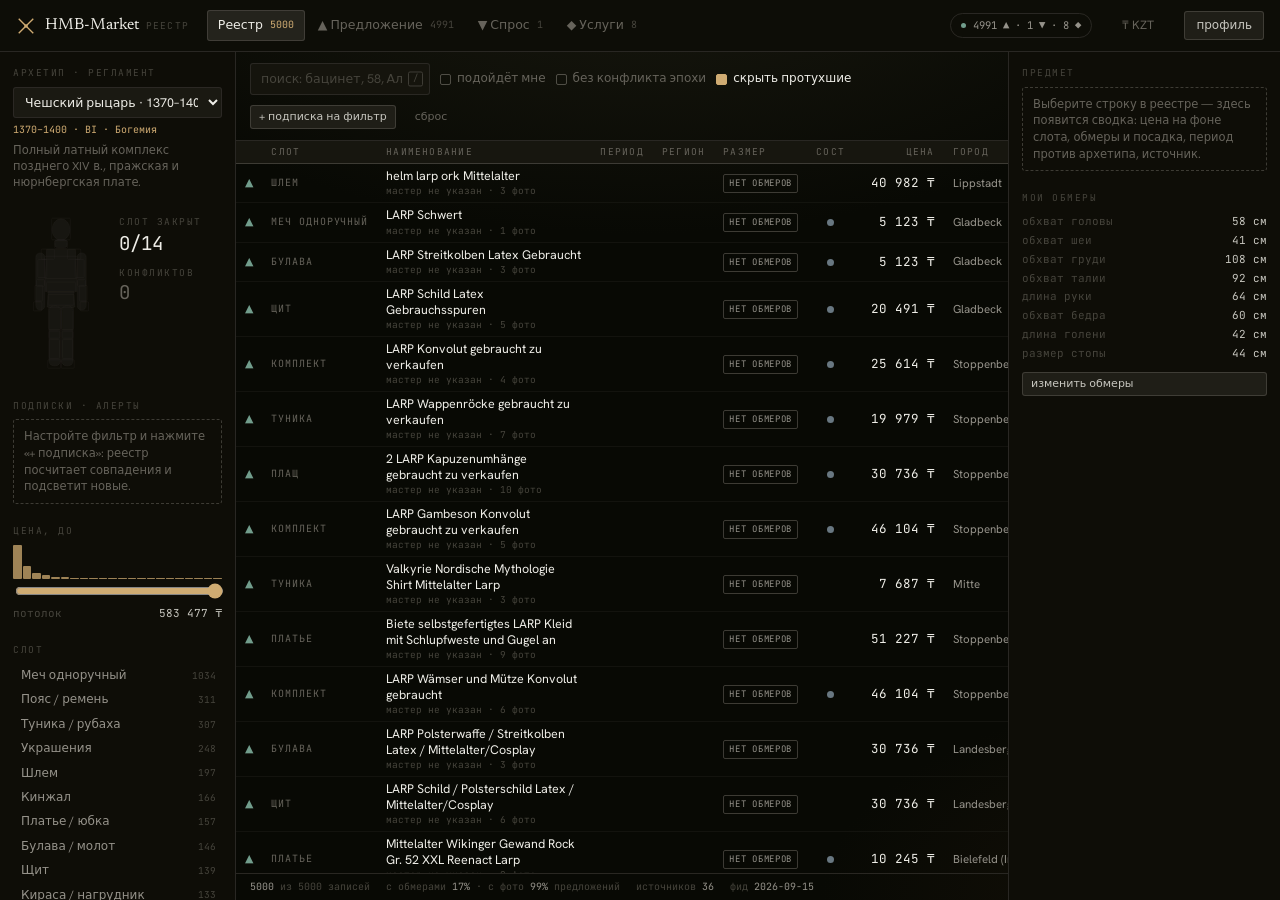
<file: site/index.html>
<!doctype html>
<html lang="ru">
<head>
<meta charset="utf-8"/>
<meta name="viewport" content="width=device-width, initial-scale=1"/>
<title>HMB-Market — реестр снаряжения для ЛАРП</title>
<meta name="description" content="Двунаправленный реестр снаряжения для ролевых игр живого действия (ЛАРП) и реконструкции: предложение, спрос и витрины мастерских в одной таблице, с проверкой по регламентам игр и обмерам."/>
<meta name="color-scheme" content="dark"/>

<link rel="preconnect" href="https://fonts.googleapis.com"/>
<link rel="preconnect" href="https://fonts.gstatic.com" crossorigin/>
<link href="https://fonts.googleapis.com/css2?family=Hanken+Grotesk:wght@300;400;500;600&family=Newsreader:opsz,wght@6..72,300;6..72,400;6..72,500&family=JetBrains+Mono:wght@400;500&display=swap" rel="stylesheet"/>
<link rel="stylesheet" href="app.css"/>

<link rel="icon" href="data:image/svg+xml,%3Csvg xmlns='http://www.w3.org/2000/svg' viewBox='0 0 22 22'%3E%3Crect width='22' height='22' fill='%231c1a15'/%3E%3Cg stroke='%23bf9a45' stroke-width='1.6' fill='none'%3E%3Cpath d='M4 4 L11 11 L18 4'/%3E%3Cpath d='M4 18 L11 11 L18 18'/%3E%3C/g%3E%3Ccircle cx='11' cy='11' r='2' fill='%23bf9a45'/%3E%3C/svg%3E"/>
</head>
<body>

<div id="app">
  <noscript>
    <div style="padding:40px;max-width:640px;margin:0 auto;line-height:1.6">
      <h1 style="font-family:Georgia,serif;font-weight:400">HMB-Market</h1>
      <p>Реестр снаряжения для ролевых игр живого действия (ЛАРП) и реконструкции. Страница целиком
      клиентская, для работы нужен JavaScript.</p>
    </div>
  </noscript>
</div>

<!-- Встроенный корпус: нужен, чтобы страница работала из file:// —
     туда fetch не ходит. По http(s) он перекрывается data/feed.json. -->
<script src="seed.js"></script>
<script src="app.js"></script>
</body>
</html>
</file>
<file: site/app.css>
/* HMB-Market — таблица стилей страницы-агрегатора.
   Палитра унаследована от прототипа (styles.css): тёплый тёмный oklch,
   латунный акцент, три металлических семафора. */

:root {
  --bg-0: oklch(0.135 0.012 110);
  --bg-1: oklch(0.168 0.013 108);
  --bg-2: oklch(0.205 0.013 105);
  --bg-3: oklch(0.250 0.012 100);
  --bg-4: oklch(0.300 0.011 98);

  --line-1: oklch(0.290 0.010 95 / 0.9);
  --line-2: oklch(0.375 0.012 92 / 0.9);
  --line-3: oklch(0.520 0.014 90 / 0.7);

  --fg-1: oklch(0.945 0.008 95);
  --fg-2: oklch(0.825 0.010 95);
  --fg-3: oklch(0.660 0.012 92);
  --fg-4: oklch(0.500 0.013 90);
  --fg-5: oklch(0.385 0.013 90);

  --steel:   oklch(0.770 0.020 235);
  --brass:   oklch(0.760 0.085 78);
  --brass-d: oklch(0.555 0.075 76);
  --patina:  oklch(0.660 0.055 168);
  --rust:    oklch(0.620 0.135 35);
  --violet:  oklch(0.700 0.070 300);

  --accent: var(--brass);
  --accent-dim: var(--brass-d);

  --font-sans: "Hanken Grotesk", ui-sans-serif, system-ui, -apple-system, "Segoe UI", sans-serif;
  --font-serif: "Newsreader", ui-serif, Georgia, "Times New Roman", serif;
  --font-mono: "JetBrains Mono", ui-monospace, "SF Mono", Menlo, Consolas, monospace;

  --top: 52px;
  --rail-l: 236px;
  --rail-r: 272px;
}

* { box-sizing: border-box; }
html, body { margin: 0; padding: 0; height: 100%; }
body {
  background:
    radial-gradient(ellipse 80% 60% at 50% -10%, oklch(0.215 0.018 105) 0%, transparent 60%),
    radial-gradient(ellipse 60% 40% at 100% 100%, oklch(0.185 0.020 80) 0%, transparent 60%),
    var(--bg-0);
  color: var(--fg-2);
  font-family: var(--font-sans);
  font-size: 13.5px; line-height: 1.45;
  -webkit-font-smoothing: antialiased;
  overflow: hidden;
}
button, input, select { font: inherit; color: inherit; }
button { background: none; border: 0; cursor: pointer; padding: 0; text-align: left; }
a { color: inherit; text-decoration: none; }
::selection { background: oklch(0.42 0.060 78 / 0.5); }

.mono  { font-family: var(--font-mono); letter-spacing: 0; }
.serif { font-family: var(--font-serif); letter-spacing: -0.012em; }
.num   { font-family: var(--font-mono); font-variant-numeric: tabular-nums; }
.eyebrow {
  font-family: var(--font-mono); font-size: 9.5px; letter-spacing: 0.16em;
  text-transform: uppercase; color: var(--fg-5);
}
.muted { color: var(--fg-4); }
.dim   { color: var(--fg-5); }

/* ─────────────────────────── каркас ─────────────────────────── */
#app { display: flex; flex-direction: column; height: 100vh; }

.topbar {
  height: var(--top); flex: 0 0 var(--top);
  display: flex; align-items: center; gap: 18px;
  padding: 0 16px; border-bottom: 1px solid var(--line-1);
  background: oklch(0.155 0.013 106); z-index: 40;
}
.brand { display: flex; align-items: center; gap: 9px; flex-shrink: 0; }
.brand .mark { color: var(--accent); display: flex; }
.brand .name { font-family: var(--font-serif); font-size: 16px; color: var(--fg-1); white-space: nowrap; }
.brand .name em {
  font-style: normal; font-family: var(--font-mono); font-size: 9.5px;
  color: var(--fg-5); margin-left: 7px; letter-spacing: 0.12em; text-transform: uppercase;
}
.tabs { display: flex; gap: 2px; }
.tabs button {
  padding: 6px 11px; border-radius: 3px; font-size: 12.5px; color: var(--fg-4);
  display: flex; align-items: center; gap: 7px; white-space: nowrap;
}
.tabs button:hover { color: var(--fg-2); background: oklch(0.21 0.013 102); }
.tabs button.on { color: var(--fg-1); background: oklch(0.255 0.013 100); box-shadow: inset 0 0 0 1px var(--line-2); }
.tabs button .n { font-family: var(--font-mono); font-size: 10px; color: var(--fg-5); }
.tabs button.on .n { color: var(--accent); }
.spacer { flex: 1; }

.pill {
  display: inline-flex; align-items: center; gap: 7px;
  padding: 4px 10px; border: 1px solid var(--line-1); border-radius: 999px;
  font-family: var(--font-mono); font-size: 10.5px; color: var(--fg-3); white-space: nowrap;
}
.pill .dot { width: 5px; height: 5px; border-radius: 3px; background: var(--patina); }

.main { flex: 1; display: grid; grid-template-columns: var(--rail-l) minmax(0,1fr) var(--rail-r); min-height: 0; }
.rail {
  border-right: 1px solid var(--line-1); background: oklch(0.158 0.013 105);
  overflow-y: auto; padding: 14px 13px 28px;
}
.rail.right { border-right: 0; border-left: 1px solid var(--line-1); }
.center { display: flex; flex-direction: column; min-width: 0; min-height: 0; }

/* ─────────────────────────── управление ─────────────────────────── */
.controls {
  display: flex; align-items: center; gap: 10px; flex-wrap: wrap;
  padding: 11px 14px; border-bottom: 1px solid var(--line-1);
}
.seg { display: flex; padding: 2px; background: oklch(0.19 0.013 100); border: 1px solid var(--line-1); border-radius: 3px; }
.seg button { padding: 5px 10px; border-radius: 2px; font-size: 12px; color: var(--fg-4); white-space: nowrap; }
.seg button.on { color: var(--fg-1); background: oklch(0.285 0.013 100); box-shadow: inset 0 0 0 1px var(--line-2); }
.seg button .n { font-family: var(--font-mono); font-size: 9.5px; margin-left: 5px; color: var(--fg-5); }

.search { position: relative; flex: 1; min-width: 180px; max-width: 360px; }
.search input {
  width: 100%; background: oklch(0.19 0.013 100); border: 1px solid var(--line-1);
  border-radius: 3px; padding: 6px 26px 6px 10px; font-size: 12.5px; color: var(--fg-1); outline: none;
}
.search input::placeholder { color: var(--fg-5); }
.search input:focus { border-color: var(--line-3); }
.search kbd {
  position: absolute; right: 7px; top: 50%; transform: translateY(-50%);
  font-family: var(--font-mono); font-size: 9px; color: var(--fg-5);
  border: 1px solid var(--line-2); border-radius: 2px; padding: 0 4px; pointer-events: none;
}

.chk { display: inline-flex; align-items: center; gap: 6px; font-size: 12px; color: var(--fg-4); cursor: pointer; white-space: nowrap; user-select: none; }
.chk:hover { color: var(--fg-2); }
.chk.on { color: var(--fg-1); }
.chk i { width: 11px; height: 11px; border: 1px solid var(--line-3); border-radius: 2px; display: inline-block; flex-shrink: 0; }
.chk.on i { background: var(--accent); border-color: var(--accent); }

.btn {
  padding: 5px 11px; border: 1px solid var(--line-2); border-radius: 3px;
  font-size: 12px; color: var(--fg-2); background: oklch(0.235 0.013 100); white-space: nowrap;
}
.btn:hover { background: oklch(0.30 0.013 100); border-color: var(--line-3); color: var(--fg-1); }
.btn.primary { background: var(--accent); border-color: var(--accent); color: oklch(0.16 0.02 90); }
.btn.primary:hover { background: var(--accent-dim); border-color: var(--accent-dim); }
.btn.ghost { background: transparent; border-color: transparent; color: var(--fg-4); }
.btn.ghost:hover { color: var(--fg-1); background: oklch(0.235 0.013 100); }
.btn.sm { padding: 3px 8px; font-size: 11px; }

/* ─────────────────────────── таблица ─────────────────────────── */
.grid { flex: 1; overflow: auto; min-height: 0; }
table.reg { width: 100%; border-collapse: collapse; font-size: 12.5px; }
table.reg th, table.reg td { padding: 4px 9px; }
table.reg thead th {
  position: sticky; top: 0; z-index: 6;
  background: oklch(0.198 0.013 103); border-bottom: 1px solid var(--line-2);
  font-family: var(--font-mono); font-size: 9.5px; font-weight: 400;
  letter-spacing: 0.13em; text-transform: uppercase; color: var(--fg-4);
  text-align: left; white-space: nowrap; cursor: pointer; user-select: none;
}
table.reg thead th:hover { color: var(--fg-1); }
table.reg thead th.r { text-align: right; }
table.reg thead th .s { color: var(--accent); }
table.reg tbody tr {
  border-bottom: 1px solid oklch(0.235 0.010 100 / 0.5);
  cursor: pointer; transition: background 80ms linear;
}
table.reg tbody tr:hover { background: oklch(0.212 0.013 102); }
table.reg tbody tr.sel { background: oklch(0.245 0.016 95); }
table.reg tbody tr.sel td:first-child { box-shadow: inset 2px 0 0 var(--accent); }
table.reg tbody tr.stale { opacity: 0.5; }
table.reg td.r { text-align: right; }
table.reg td.c { text-align: center; }
.t-title { color: var(--fg-1); line-height: 1.25; }
.t-sub { font-family: var(--font-mono); font-size: 9.5px; color: var(--fg-5); margin-top: 1px; }
.t-nowrap { white-space: nowrap; }

.dirmark { font-size: 11px; }
.dir-offer { color: var(--patina); }
.dir-want { color: var(--brass); }
.dir-service { color: var(--steel); }

.tag {
  display: inline-block; font-family: var(--font-mono); font-size: 9px;
  letter-spacing: 0.08em; text-transform: uppercase; padding: 2px 5px;
  border: 1px solid var(--line-2); border-radius: 2px; color: var(--fg-3); white-space: nowrap;
}
.tag.patina { color: var(--patina); border-color: oklch(0.42 0.040 168 / 0.7); background: oklch(0.20 0.030 168 / 0.3); }
.tag.brass  { color: var(--brass);  border-color: oklch(0.45 0.060 76 / 0.6);  background: oklch(0.22 0.040 78 / 0.3); }
.tag.rust   { color: var(--rust);   border-color: oklch(0.42 0.080 35 / 0.7);  background: oklch(0.20 0.060 35 / 0.3); }
.tag.steel  { color: var(--steel);  border-color: oklch(0.45 0.025 240 / 0.6); background: oklch(0.22 0.020 240 / 0.25); }
.tag.violet { color: var(--violet); border-color: oklch(0.45 0.045 300 / 0.6); background: oklch(0.22 0.030 300 / 0.25); }

.dot { display: inline-block; width: 7px; height: 7px; border-radius: 4px; }
.dot.new { background: var(--patina); }
.dot.used { background: oklch(0.560 0.024 240); }
.dot.damaged { background: var(--rust); }
.dot.any { background: var(--line-3); }

.empty { padding: 54px 0; text-align: center; color: var(--fg-4); }

/* ─────────────────────────── боковые панели ─────────────────────────── */
.sec { margin-bottom: 20px; }
.sec > .eyebrow { margin-bottom: 7px; display: block; }

.facet { display: flex; flex-direction: column; gap: 1px; }
.facet button {
  display: grid; grid-template-columns: 1fr auto; align-items: center; gap: 8px;
  padding: 3px 6px; border-radius: 2px; font-size: 12px; color: var(--fg-3);
  border-left: 2px solid transparent;
}
.facet button:hover { background: oklch(0.215 0.013 102); color: var(--fg-1); }
.facet button.on { color: var(--fg-1); background: oklch(0.245 0.013 100); border-left-color: var(--accent); }
.facet button .c { font-family: var(--font-mono); font-size: 9.5px; color: var(--fg-5); }
.facet button.on .c { color: var(--accent); }

.hist { display: flex; align-items: flex-end; gap: 1px; height: 34px; margin: 6px 0 2px; }
.hist i { flex: 1; background: var(--line-2); border-radius: 1px; min-height: 1px; display: block; }
.hist i.on { background: var(--accent); opacity: 0.75; }
input[type=range] { width: 100%; accent-color: var(--accent); }

.kv { display: flex; justify-content: space-between; gap: 8px; font-family: var(--font-mono); font-size: 11px; padding: 1.5px 0; }
.kv span:first-child { color: var(--fg-5); }
.kv span:last-child { color: var(--fg-2); }

.mini { width: 100%; border-collapse: collapse; font-family: var(--font-mono); font-size: 10.5px; }
.mini th { text-align: right; font-weight: 400; color: var(--fg-5); letter-spacing: 0.08em; padding: 2px 3px; border-bottom: 1px solid var(--line-1); }
.mini th:first-child { text-align: left; }
.mini td { text-align: right; padding: 2px 3px; color: var(--fg-3); }
.mini td:first-child { text-align: left; }
.mini tbody tr { cursor: pointer; }
.mini tbody tr:hover td { color: var(--fg-1); background: oklch(0.215 0.013 102); }

.sub {
  border: 1px solid var(--line-1); border-radius: 3px; padding: 7px 8px; margin-bottom: 5px;
  cursor: pointer; position: relative;
}
.sub:hover { border-color: var(--line-3); background: oklch(0.20 0.013 102); }
.sub .nm { font-size: 12px; color: var(--fg-2); line-height: 1.25; padding-right: 16px; }
.sub .meta { font-family: var(--font-mono); font-size: 9.5px; color: var(--fg-5); margin-top: 3px; }
.sub .badge {
  position: absolute; right: 6px; top: 6px; background: var(--accent);
  color: oklch(0.16 0.02 90); font-family: var(--font-mono); font-size: 9px;
  border-radius: 999px; padding: 1px 5px;
}
.sub .x { position: absolute; right: 5px; bottom: 5px; color: var(--fg-5); font-size: 11px; }
.sub .x:hover { color: var(--rust); }

/* ─────────────────────────── paperdoll ─────────────────────────── */
.pd { display: block; margin: 0 auto; }
.pd .z { transition: fill 120ms, stroke 120ms; }

/* ─────────────────────────── drawer ─────────────────────────── */
.scrim { position: fixed; inset: 0; background: oklch(0.10 0.01 100 / 0.55); z-index: 60; }
.drawer {
  position: fixed; top: 0; right: 0; bottom: 0; width: min(560px, 92vw);
  background: oklch(0.170 0.013 106); border-left: 1px solid var(--line-2);
  z-index: 61; display: flex; flex-direction: column;
  box-shadow: -24px 0 60px oklch(0.08 0.01 100 / 0.5);
}
.drawer header {
  padding: 14px 18px; border-bottom: 1px solid var(--line-1);
  display: flex; align-items: flex-start; gap: 12px;
}
.drawer .body { flex: 1; overflow-y: auto; padding: 16px 18px 40px; }
.drawer footer { padding: 12px 18px; border-top: 1px solid var(--line-1); display: flex; gap: 8px; }
.dsec { margin-bottom: 22px; }
.dsec > .eyebrow { display: block; margin-bottom: 8px; }

table.det { width: 100%; border-collapse: collapse; font-size: 12px; }
table.det td { padding: 4px 0; border-bottom: 1px solid oklch(0.24 0.010 100 / 0.5); vertical-align: top; }
table.det td:first-child { color: var(--fg-4); width: 42%; }
table.det td:last-child { text-align: right; color: var(--fg-1); font-family: var(--font-mono); }

.tl { position: relative; height: 34px; margin: 6px 0 4px; }
.tl .track { position: absolute; left: 0; right: 0; top: 15px; height: 2px; background: var(--line-1); }
.tl .arch { position: absolute; top: 9px; height: 14px; background: oklch(0.30 0.040 78); border: 1px solid var(--accent-dim); border-radius: 2px; }
.tl .lot  { position: absolute; top: 12px; height: 8px; background: var(--patina); border-radius: 2px; }
.tl .lot.bad { background: var(--rust); }
.tl .lbl { position: absolute; top: 22px; font-family: var(--font-mono); font-size: 9px; color: var(--fg-5); }

.photos { display: grid; grid-template-columns: repeat(4, 1fr); gap: 5px; }
.photo {
  aspect-ratio: 1; border: 1px solid var(--line-1); border-radius: 2px;
  background: oklch(0.195 0.013 102); display: grid; place-items: center;
  color: var(--fg-5); font-family: var(--font-mono); font-size: 9px;
}
.card {
  border: 1px solid var(--line-1); border-radius: 3px; padding: 9px 10px; margin-bottom: 6px;
}
.card:hover { border-color: var(--line-2); }
.row-between { display: flex; justify-content: space-between; align-items: baseline; gap: 10px; }

/* ─────────────────────────── модалка ─────────────────────────── */
.modal {
  position: fixed; left: 50%; top: 50%; transform: translate(-50%,-50%);
  width: min(520px, 92vw); max-height: 84vh; overflow-y: auto;
  background: oklch(0.180 0.013 106); border: 1px solid var(--line-2);
  border-radius: 5px; z-index: 61; padding: 18px 20px 20px;
  box-shadow: 0 30px 80px oklch(0.08 0.01 100 / 0.6);
}
.field { display: grid; grid-template-columns: 1fr 92px; align-items: center; gap: 10px; margin-bottom: 7px; }
.field label { font-size: 12.5px; color: var(--fg-3); }
.field input, .field select {
  background: oklch(0.21 0.013 100); border: 1px solid var(--line-1); border-radius: 3px;
  padding: 5px 8px; font-family: var(--font-mono); font-size: 12px; color: var(--fg-1);
  outline: none; width: 100%;
}
.field input:focus, .field select:focus { border-color: var(--accent); }
.field.wide { grid-template-columns: 1fr; }

.notice {
  font-size: 11.5px; color: var(--fg-4); line-height: 1.45;
  border: 1px dashed var(--line-2); border-radius: 3px; padding: 8px 10px;
}
.statusbar {
  flex: 0 0 auto; padding: 6px 14px; border-top: 1px solid var(--line-1);
  font-family: var(--font-mono); font-size: 10px; color: var(--fg-5);
  display: flex; gap: 16px; align-items: center; flex-wrap: wrap;
}
.statusbar b { color: var(--fg-3); font-weight: 400; }

@media (max-width: 1240px) { .main { grid-template-columns: var(--rail-l) minmax(0,1fr); } .rail.right { display: none; } }
@media (max-width: 940px)  { .main { grid-template-columns: minmax(0,1fr); } .rail { display: none; } }
table.mini tr.on td { color: var(--accent) !important; }
.rail.right table.det { table-layout: fixed; width: 100%; }
.rail.right table.det td { overflow-wrap: anywhere; white-space: normal; }
.rail.right table.det td:last-child { text-align: right; }
/* картинки витрин — прямые ссылки на CDN магазина (15.09) */
.t-cell { display: flex; gap: 8px; align-items: flex-start; }
.t-cell > div { min-width: 0; }
img.thumb { width: 36px; height: 36px; object-fit: cover; border-radius: 3px; border: 1px solid var(--line-1); background: oklch(0.20 0.010 100); flex: none; }
a.pic { display: block; margin-bottom: 12px; border: 1px solid var(--line-1); border-radius: 4px; overflow: hidden; background: oklch(0.20 0.010 100); }
a.pic img { display: block; width: 100%; max-height: 240px; object-fit: contain; }
</file>
